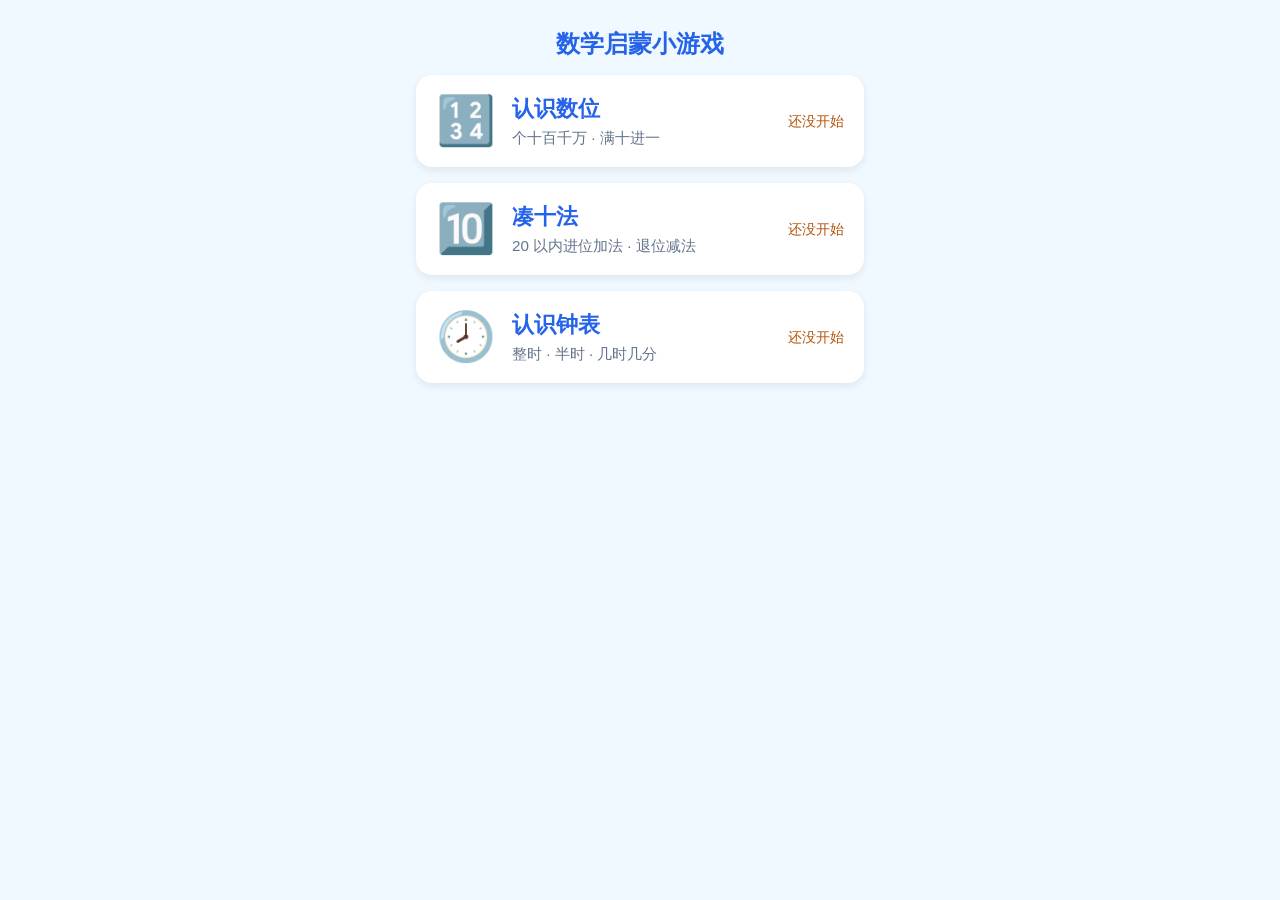
<file: index.html>
<!DOCTYPE html>
<html lang="zh-CN">
  <head>
    <meta charset="UTF-8" />
    <meta
      name="viewport"
      content="width=device-width, initial-scale=1.0, maximum-scale=1.0, user-scalable=no"
    />
    <title>数学启蒙小游戏</title>
    <link rel="stylesheet" href="common.css" />
    <style>
      .cards {
        display: flex;
        flex-direction: column;
        gap: 16px;
        width: 100%;
        max-width: 480px;
        padding: 0 16px;
        box-sizing: border-box;
      }

      .card {
        display: flex;
        align-items: center;
        gap: 16px;
        padding: 18px 20px;
        border-radius: 16px;
        background-color: white;
        color: inherit;
        text-decoration: none;
        box-shadow: 0 3px 8px rgba(0, 0, 0, 0.08);
        transition: transform 0.2s, box-shadow 0.2s;
      }

      .card:active {
        transform: scale(0.98);
      }

      @media (hover: hover) {
        .card:hover {
          transform: translateY(-2px);
          box-shadow: 0 6px 14px rgba(0, 0, 0, 0.12);
        }
      }

      .card-emoji {
        font-size: 3rem;
      }

      .card-body {
        flex: 1;
        min-width: 0;
      }

      .card-title {
        font-size: 1.4rem;
        font-weight: bold;
        color: var(--main-color);
      }

      .card-desc {
        margin-top: 4px;
        font-size: 0.95rem;
        color: #64748b;
      }

      .card-progress {
        font-size: 0.9rem;
        color: #b45309;
        white-space: nowrap;
      }
    </style>
  </head>
  <body>
    <h1 class="title">数学启蒙小游戏</h1>
    <div class="cards">
      <!-- data-key：该游戏在 localStorage 里保存闯关进度的键 -->
      <a class="card" href="number.html" data-key="learningNumber.progress">
        <div class="card-emoji">🔢</div>
        <div class="card-body">
          <div class="card-title">认识数位</div>
          <div class="card-desc">个十百千万 · 满十进一</div>
        </div>
        <div class="card-progress"></div>
      </a>
      <a class="card" href="make-ten.html" data-key="learningNumber.makeTen">
        <div class="card-emoji">🔟</div>
        <div class="card-body">
          <div class="card-title">凑十法</div>
          <div class="card-desc">20 以内进位加法 · 退位减法</div>
        </div>
        <div class="card-progress"></div>
      </a>
      <a class="card" href="clock.html" data-key="learningNumber.clock">
        <div class="card-emoji">🕗</div>
        <div class="card-body">
          <div class="card-title">认识钟表</div>
          <div class="card-desc">整时 · 半时 · 几时几分</div>
        </div>
        <div class="card-progress"></div>
      </a>
    </div>
    <script>
      // 在卡片上显示闯到第几关、一共得了几颗星
      document.querySelectorAll(".card").forEach((card) => {
        let text = "还没开始";
        try {
          const saved = JSON.parse(localStorage.getItem(card.dataset.key));
          if (saved) {
            const stars = (saved.progress || []).reduce((sum, n) => sum + (Number(n) || 0), 0);
            text = `第${(Number(saved.currentLevel) || 0) + 1}关 · ⭐${stars}`;
          }
        } catch (e) {
          // 读不到进度时显示"还没开始"
        }
        card.querySelector(".card-progress").textContent = text;
      });
    </script>
  </body>
</html>
</file>
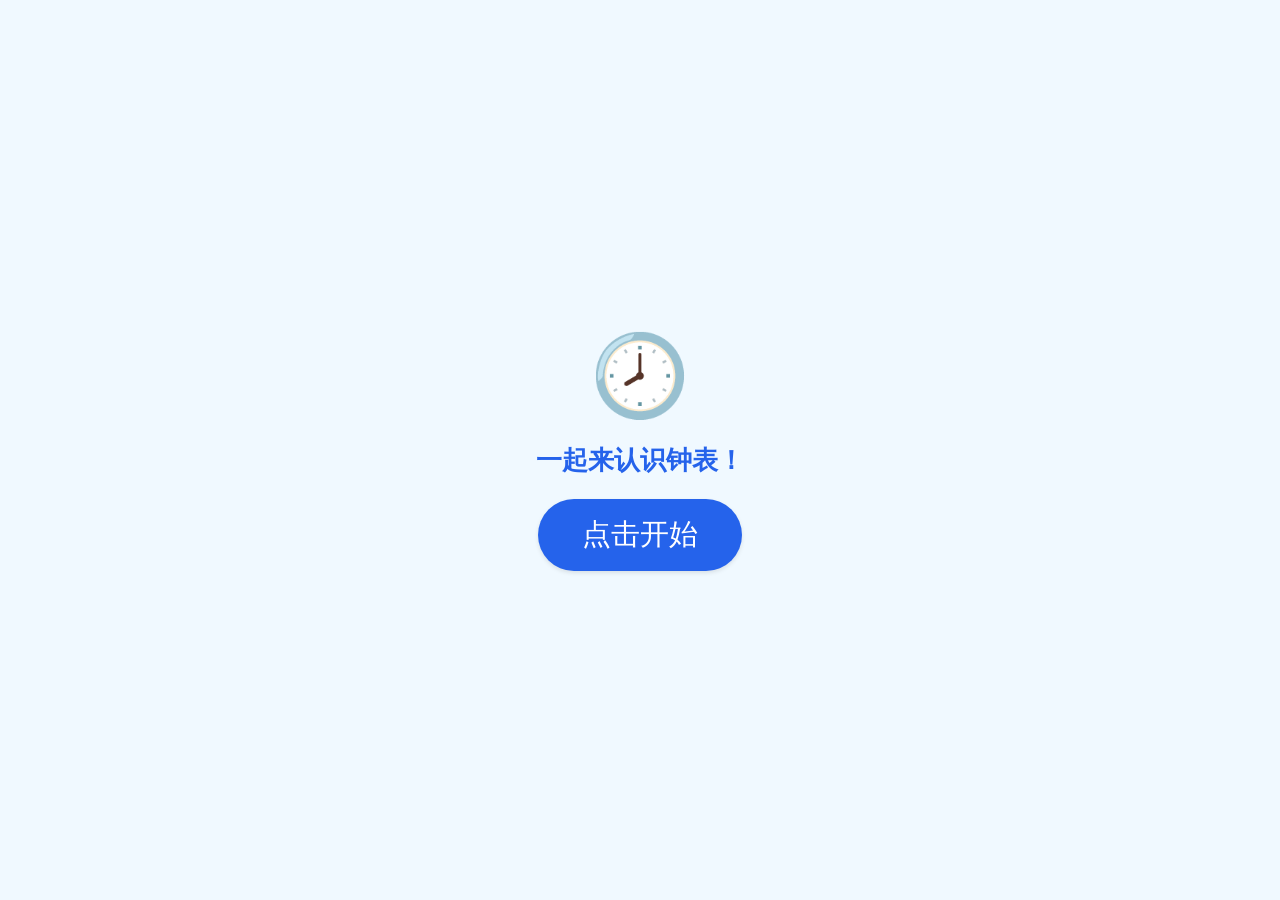
<file: clock.html>
<!DOCTYPE html>
<html lang="zh-CN">
  <head>
    <meta charset="UTF-8" />
    <meta
      name="viewport"
      content="width=device-width, initial-scale=1.0, maximum-scale=1.0, user-scalable=no"
    />
    <title>认识钟表</title>
    <link rel="stylesheet" href="common.css" />
    <style>
      .prompt {
        min-height: 1.5em;
        margin: 2px 0 6px;
        padding: 0 16px;
        font-size: 1.05rem;
        color: #b45309;
        text-align: center;
      }

      /* 钟面所在区域；庆祝遮罩盖住这里 */
      .clock-area {
        position: relative;
        width: min(80vw, 320px);
        margin: 4px 0;
      }

      .clock {
        display: block;
        width: 100%;
        height: auto;
        touch-action: none; /* 拖动分针时不要滚动页面 */
        cursor: grab;
      }

      .clock.locked {
        cursor: default;
      }

      .clock .face {
        fill: white;
        stroke: var(--main-color);
        stroke-width: 4;
      }

      .clock .tick {
        stroke: #94a3b8;
        stroke-width: 1;
      }

      .clock .tick.major {
        stroke: #334155;
        stroke-width: 2.5;
      }

      .clock .num {
        font-family: Arial, sans-serif;
        font-size: 15px;
        font-weight: bold;
        fill: #1e293b;
        text-anchor: middle;
        dominant-baseline: central;
      }

      .hand {
        transform-box: view-box;
        transform-origin: 100px 100px;
        transition: transform 0.6s ease;
      }

      .dragging .hand {
        transition: none;
      }

      .hour-hand line {
        stroke: #ef4444;
        stroke-width: 7;
        stroke-linecap: round;
      }

      .minute-hand line {
        stroke: var(--main-color);
        stroke-width: 4;
        stroke-linecap: round;
      }

      .clock .center {
        fill: #1e293b;
      }

      .legend {
        display: flex;
        gap: 18px;
        margin-bottom: 8px;
        font-size: 0.95rem;
        color: #475569;
      }

      .legend span::before {
        content: "";
        display: inline-block;
        margin-right: 6px;
        vertical-align: middle;
        border-radius: 3px;
      }

      .legend .hour::before {
        width: 16px;
        height: 7px;
        background-color: #ef4444;
      }

      .legend .minute::before {
        width: 28px;
        height: 4px;
        background-color: var(--main-color);
      }

      .readout {
        display: flex;
        align-items: baseline;
        gap: 14px;
        font-size: 2rem;
        font-weight: bold;
        color: var(--main-color);
      }

      .readout small {
        font-size: 1.2rem;
        color: #475569;
      }

      .controls {
        display: flex;
        gap: 10px;
        justify-content: center;
        margin: 10px 0;
      }

      .controls .button {
        min-width: 84px;
        background-color: white;
        color: var(--main-color);
      }

      .controls .button.primary {
        background-color: var(--main-color);
        color: white;
      }

      .options {
        display: grid;
        grid-template-columns: 1fr 1fr;
        gap: 10px;
        width: 100%;
        max-width: 360px;
        margin: 10px 0;
        padding: 0 16px;
        box-sizing: border-box;
      }

      .option {
        height: 56px;
        border: 2px solid var(--main-color);
        border-radius: 12px;
        background-color: white;
        color: #1e293b;
        font-size: 1.4rem;
        font-weight: bold;
        cursor: pointer;
      }

      .option.right {
        border-color: var(--success-color);
        background-color: var(--success-color);
        color: white;
      }

      .option.wrong {
        border-color: #cbd5e1;
        color: #cbd5e1;
        animation: shake 0.4s;
      }

      @keyframes shake {
        20%,
        60% {
          transform: translateX(-6px);
        }
        40%,
        80% {
          transform: translateX(6px);
        }
      }
    </style>
  </head>
  <body>
    <header class="page-header">
      <a class="back-link" href="index.html">← 返回</a>
      <h1 class="title">认识钟表</h1>
    </header>
    <div class="game-switch">
      <span>闯关模式：</span>
      <label class="switch">
        <input type="checkbox" id="gameModeSwitch" aria-label="闯关模式" />
        <span class="slider"></span>
      </label>
    </div>
    <div class="level-panel hidden" id="levelPanel">
      <div class="level-map" id="levelMap"></div>
      <div class="level-info">
        <span id="levelName"></span>
        <span id="levelStars"></span>
      </div>
    </div>
    <div class="game-task hidden" id="gameTask">
      <span class="game-task-label" id="taskLabel"></span>
      <span class="game-task-value" id="taskValue"><span></span></span>
    </div>
    <div class="prompt" id="prompt"></div>

    <div class="clock-area" id="clockArea">
      <!-- 表盘由 buildClock() 生成 -->
      <svg class="clock" id="clock" viewBox="0 0 200 200" aria-label="钟面"></svg>
      <div class="mascot-overlay" id="mascotOverlay">
        <div class="mascot" id="mascot">👏</div>
      </div>
    </div>
    <div class="legend">
      <span class="hour">短针 · 时针</span>
      <span class="minute">长针 · 分针</span>
    </div>

    <div class="readout" id="readout"></div>
    <div class="controls" id="controls">
      <button class="button" id="hourDown">−1时</button>
      <button class="button" id="hourUp">+1时</button>
      <button class="button primary" id="checkButton">拨好了</button>
    </div>
    <div class="options" id="options"></div>

    <script src="common.js"></script>
    <script>
      const FREE_SNAP = 5; // 自由模式下分针每次走 5 分钟
      const FREE_PROMPT = "拖动钟面拨分针，看看时针怎么跟着走";

      // snap：拨钟时分针的最小步长（分钟）；pick：出一个 [时, 分]
      const LEVELS = [
        { name: "认识整时", snap: 5, pick: () => [randInt(1, 12), 0] },
        { name: "认识半时", snap: 5, pick: () => [randInt(1, 12), Math.random() < 0.75 ? 30 : 0] },
        { name: "几时几分", snap: 5, pick: () => [randInt(1, 12), randInt(1, 11) * 5] },
        // 专门练最容易读错的时间：分针过了一大半，时针已经快到下一个数
        { name: "快到整时", snap: 5, pick: () => [randInt(1, 12), randInt(8, 11) * 5] },
        { name: "精确到分", snap: 1, pick: () => [randInt(1, 12), randInt(1, 59)] },
      ];

      let minutes = 480; // 从 12:00 起累计的分钟数（不取模，指针转动才不会倒着绕）
      let dragging = false;
      let isGameMode = false;
      let task = null; // { type: "read" | "set", h, m }
      let options = [];
      let firstTry = true;
      let celebrating = false;
      let round = 0; // 流程令牌，变化即表示正在进行的庆祝作废
      let progress = null;

      const mod = (n, m) => ((n % m) + m) % m;
      const hourOf = (total) => Math.floor(mod(total, 720) / 60) || 12;
      const minuteOf = (total) => mod(total, 60);
      const nextHour = (h) => (h % 12) + 1;
      const prevHour = (h) => ((h + 10) % 12) + 1;
      // 分针指着的数字（0 分指着 12）
      const minuteNumber = (m) => Math.floor(m / 5) || 12;

      // ---------- 读法和写法 ----------
      function timeToChinese(h, m) {
        const hour = h === 2 ? "两" : numberToChinese(h);
        if (m === 0) return `${hour}点整`;
        return `${hour}点${m < 10 ? "零" : ""}${numberToChinese(m)}分`;
      }

      function formatTime(h, m) {
        return m === 0 ? `${h}时` : `${h}时${m}分`;
      }

      function formatDigital(h, m) {
        return `${h}:${String(m).padStart(2, "0")}`;
      }

      // ---------- 表盘 ----------
      function buildClock() {
        const at = (r, deg) => {
          const a = (deg * Math.PI) / 180;
          return [(100 + r * Math.sin(a)).toFixed(2), (100 - r * Math.cos(a)).toFixed(2)];
        };
        let html = '<circle class="face" cx="100" cy="100" r="94" />';
        for (let i = 0; i < 60; i++) {
          const major = i % 5 === 0;
          const [x1, y1] = at(major ? 80 : 85, i * 6);
          const [x2, y2] = at(90, i * 6);
          html += `<line class="tick${major ? " major" : ""}" x1="${x1}" y1="${y1}" x2="${x2}" y2="${y2}" />`;
        }
        for (let n = 1; n <= 12; n++) {
          const [x, y] = at(68, n * 30);
          html += `<text class="num" x="${x}" y="${y}">${n}</text>`;
        }
        html += '<g class="hand hour-hand" id="hourHand"><line x1="100" y1="108" x2="100" y2="54" /></g>';
        html += '<g class="hand minute-hand" id="minuteHand"><line x1="100" y1="112" x2="100" y2="22" /></g>';
        html += '<circle class="center" cx="100" cy="100" r="5" />';
        $("clock").innerHTML = html;
      }

      // 时针每分钟转 0.5°，分针每分钟转 6°——两根针永远联动
      function renderHands() {
        $("hourHand").style.transform = `rotate(${minutes * 0.5}deg)`;
        $("minuteHand").style.transform = `rotate(${minutes * 6}deg)`;
        const h = hourOf(minutes);
        const m = minuteOf(minutes);
        $("readout").innerHTML = `${formatDigital(h, m)}<small>${formatTime(h, m)}</small>`;
      }

      // 顺时针转到某个时间
      function moveClockTo(h, m) {
        minutes += mod((h % 12) * 60 + m - mod(minutes, 720), 720);
        renderHands();
      }

      const canTurn = () => !celebrating && (!isGameMode || (task && task.type === "set"));
      const snapSize = () => (isGameMode ? progress.level.snap : FREE_SNAP);

      // 按指针角度转分针；差值取最近的方向，这样顺拨过 12 时针自动进一格，倒拨退一格
      function dragTo(e) {
        const rect = $("clock").getBoundingClientRect();
        const x = e.clientX - (rect.left + rect.width / 2);
        const y = e.clientY - (rect.top + rect.height / 2);
        if (Math.hypot(x, y) < rect.width * 0.08) return; // 太靠近圆心，角度不稳定
        const angle = mod((Math.atan2(x, -y) * 180) / Math.PI, 360);
        const snap = snapSize();
        const target = mod(Math.round(angle / 6 / snap) * snap, 60);
        let delta = target - minuteOf(minutes);
        if (delta > 30) delta -= 60;
        if (delta <= -30) delta += 60;
        if (delta === 0) return;
        minutes += delta;
        playSound("tick");
        renderHands();
      }

      function endDrag() {
        if (!dragging) return;
        dragging = false;
        $("clockArea").classList.remove("dragging");
        if (!isGameMode) speakSoon(timeToChinese(hourOf(minutes), minuteOf(minutes)));
      }

      function changeHour(delta) {
        if (!canTurn()) return;
        minutes += delta * 60;
        playSound("click");
        renderHands();
        if (!isGameMode) speakSoon(timeToChinese(hourOf(minutes), minuteOf(minutes)));
      }

      // ---------- 界面状态 ----------
      function setPrompt(text) {
        $("prompt").textContent = text;
      }

      function say(text, voice) {
        setPrompt(text);
        stopSpeaking();
        speak(voice || text);
      }

      function renderMode() {
        const reading = isGameMode && task && task.type === "read";
        $("gameTask").classList.toggle("hidden", !isGameMode);
        $("levelPanel").classList.toggle("hidden", !isGameMode);
        $("readout").hidden = isGameMode; // 闯关时不能直接显示答案
        $("controls").hidden = reading;
        $("checkButton").hidden = !isGameMode;
        $("options").hidden = !reading;
        $("clock").classList.toggle("locked", reading);
      }

      // ---------- 读钟的选项：干扰项来自孩子真实会犯的错 ----------
      function buildOptions(h, m) {
        const list = [{ h, m, kind: "right" }];
        const add = (hh, mm, kind) => {
          if (!list.some((o) => o.h === hh && o.m === mm)) list.push({ h: hh, m: mm, kind });
        };
        // 时针读错一格：分针过半时时针离下一个数更近，容易多读一小时
        add(m >= 30 ? nextHour(h) : prevHour(h), m, "hour");
        if (m % 5 === 0) {
          // 把分针指着的数字当成分钟：50 分读成 10 分
          if (m !== 0) add(h, m / 5, "minute");
          // 两根针看反
          add(minuteNumber(m), (h * 5) % 60, "swap");
        } else {
          // 小格数错
          add(h, m < 55 ? m + 5 : m - 5, "count");
        }
        for (let guard = 0; list.length < 4 && guard < 50; guard++) {
          const [hh, mm] = progress.level.pick();
          add(hh, mm, "other");
        }
        return shuffle(list.slice(0, 4));
      }

      function optionHint(o) {
        const { h, m } = task;
        switch (o.kind) {
          case "hour":
            if (m === 0) return `整时的时候，时针正指着 ${h}`;
            if (m >= 30) return `时针还没走到 ${nextHour(h)}，所以是 ${h} 时多`;
            return `时针刚走过 ${h}，所以是 ${h} 时多`;
          case "minute":
            return `分针指着 ${m / 5}，表示 ${m} 分，不是 ${m / 5} 分`;
          case "swap":
            return "短针是时针，长针是分针，别看反啦";
          case "count":
            return `分针过了 ${minuteNumber(m)}，再往后数 ${m % 5} 小格`;
          default:
            return "先看短针（时针），再看长针（分针）";
        }
      }

      function renderOptions() {
        $("options").innerHTML = options
          .map((o, i) => `<button class="option" data-index="${i}">${formatTime(o.h, o.m)}</button>`)
          .join("");
      }

      function chooseOption(button) {
        if (celebrating || button.disabled) return;
        const o = options[Number(button.dataset.index)];
        if (o.kind === "right") {
          button.classList.add("right");
          success();
          return;
        }
        firstTry = false;
        button.classList.add("wrong");
        button.disabled = true;
        playSound("wrong");
        say(optionHint(o));
      }

      // ---------- 拨钟检查 ----------
      function checkSet() {
        if (celebrating || !task || task.type !== "set") return;
        const { h, m } = task;
        if (hourOf(minutes) === h && minuteOf(minutes) === m) {
          success();
          return;
        }
        firstTry = false;
        playSound("wrong");
        if (minuteOf(minutes) !== m) {
          if (m % 5 === 0) say(`分针应该指着 ${minuteNumber(m)}`);
          else say(`分针应该从 ${minuteNumber(m)} 再往后数 ${m % 5} 小格`);
        } else {
          const where = m === 0 ? `指着 ${h}` : `在 ${h} 和 ${nextHour(h)} 之间`;
          say(`分针对了！时针应该${where}，可以按"+1时""−1时"调整`, "分针对了，再调一调时针");
        }
      }

      // ---------- 闯关 ----------
      function taskText() {
        if (task.type === "read") return "钟面上是几时几分？";
        return `请把钟拨到${timeToChinese(task.h, task.m)}`;
      }

      function newTask() {
        let h, m;
        do {
          [h, m] = progress.level.pick();
        } while (task && h === task.h && m === task.m);
        task = { type: Math.random() < 0.5 ? "read" : "set", h, m };
        firstTry = true;
        setPrompt("");

        const valueEl = $("taskValue");
        if (task.type === "read") {
          moveClockTo(h, m);
          $("taskLabel").textContent = "钟面上是几时几分？";
          valueEl.hidden = true;
          options = buildOptions(h, m);
          renderOptions();
        } else {
          // 钟面刚好停在目标时间上就先拨走，不然不用动手就"拨好了"
          if (hourOf(minutes) === h && minuteOf(minutes) === m) {
            minutes += 180;
            renderHands();
          }
          $("taskLabel").textContent = "请把钟拨到";
          valueEl.hidden = false;
          valueEl.querySelector("span").textContent = formatTime(h, m);
          replayAnimation(valueEl, "animated");
        }
        renderMode();
      }

      async function success() {
        const id = ++round;
        celebrating = true;
        const done = await celebrate(progress, {
          answerText: timeToChinese(task.h, task.m),
          enterLevel,
          nextTask: newTask,
          taskText,
          isCurrent: () => id === round,
          // 读钟是选择题，只有一次就选对才得星
          earn: task.type === "set" || firstTry,
        });
        if (done) celebrating = false;
      }

      function enterLevel(index) {
        progress.setCurrent(index);
        task = null;
        newTask();
      }

      function startLevel(index) {
        cancelRound();
        enterLevel(index);
        speak(progress.intro());
        speak(taskText());
      }

      // 中止正在进行的庆祝
      function cancelRound() {
        round++;
        celebrating = false;
        hideMascot();
        stopSpeaking();
      }

      function setGameMode(on) {
        isGameMode = on;
        if (on) {
          startLevel(progress.current);
        } else {
          cancelRound();
          task = null;
          setPrompt(FREE_PROMPT);
          renderMode();
        }
      }

      function init() {
        buildClock();
        renderHands();
        progress = createLevelProgress({
          storageKey: "learningNumber.clock",
          levels: LEVELS,
          onSelect: startLevel,
        });
        setupStartScreen({ emoji: "🕗", title: "一起来认识钟表！", welcome: "一起来认识钟表" });
        setPrompt(FREE_PROMPT);
        renderMode();

        const clock = $("clock");
        clock.addEventListener("pointerdown", (e) => {
          if (!canTurn()) return;
          dragging = true;
          clock.setPointerCapture(e.pointerId);
          $("clockArea").classList.add("dragging");
          dragTo(e);
        });
        clock.addEventListener("pointermove", (e) => {
          if (dragging) dragTo(e);
        });
        clock.addEventListener("pointerup", endDrag);
        clock.addEventListener("pointercancel", endDrag);

        $("hourDown").addEventListener("click", () => changeHour(-1));
        $("hourUp").addEventListener("click", () => changeHour(1));
        $("checkButton").addEventListener("click", checkSet);

        $("options").addEventListener("click", (e) => {
          const button = e.target.closest(".option");
          if (button) chooseOption(button);
        });

        $("gameModeSwitch").addEventListener("change", (e) => {
          setGameMode(e.target.checked);
        });

        // 刷新页面时浏览器可能会恢复开关的状态，以开关为准
        if ($("gameModeSwitch").checked) setGameMode(true);
      }

      document.addEventListener("DOMContentLoaded", init);
    </script>
  </body>
</html>
</file>
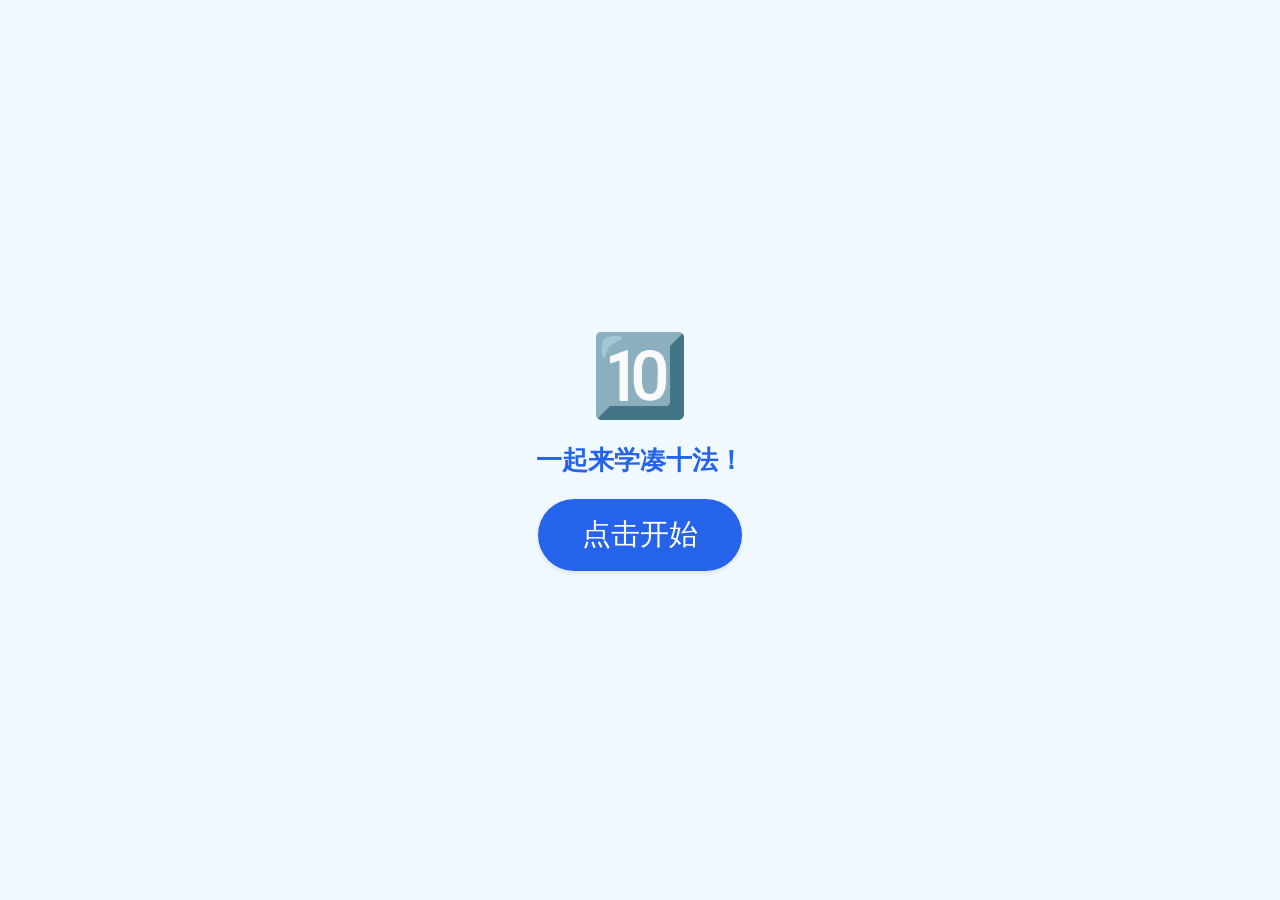
<file: make-ten.html>
<!DOCTYPE html>
<html lang="zh-CN">
  <head>
    <meta charset="UTF-8" />
    <meta
      name="viewport"
      content="width=device-width, initial-scale=1.0, maximum-scale=1.0, user-scalable=no"
    />
    <title>凑十法</title>
    <link rel="stylesheet" href="common.css" />
    <style>
      .equation {
        display: flex;
        align-items: center;
        gap: 10px;
        margin: 2px 0 6px;
        font-size: 2.4rem;
        font-weight: bold;
        color: #1e293b;
      }

      .answer-box {
        min-width: 64px;
        height: 56px;
        padding: 0 6px;
        box-sizing: border-box;
        border: 3px solid var(--main-color);
        border-radius: 10px;
        background-color: white;
        color: var(--main-color);
        display: flex;
        align-items: center;
        justify-content: center;
      }

      .answer-box.empty {
        color: #cbd5e1;
      }

      .answer-box.right {
        border-color: var(--success-color);
        color: var(--success-color);
      }

      .answer-box.shake {
        animation: shake 0.4s;
      }

      @keyframes shake {
        20%,
        60% {
          transform: translateX(-6px);
        }
        40%,
        80% {
          transform: translateX(6px);
        }
      }

      .prompt {
        min-height: 1.5em;
        margin-bottom: 8px;
        padding: 0 16px;
        font-size: 1.05rem;
        color: #b45309;
        text-align: center;
      }

      /* 十格框、分解式、分步算式所在区域；庆祝遮罩盖住这里 */
      .play-area {
        position: relative;
        display: flex;
        flex-direction: column;
        align-items: center;
        gap: 10px;
        padding: 6px 8px;
      }

      .frames {
        display: flex;
        flex-direction: column;
        gap: 10px;
      }

      .frame {
        --cell: 40px;
        display: grid;
        grid-template-columns: repeat(5, var(--cell));
        grid-template-rows: repeat(2, var(--cell));
        border: 3px solid #94a3b8;
        border-radius: 8px;
        background-color: white;
        overflow: hidden;
        transition: border-color 0.3s, box-shadow 0.3s;
      }

      /* 凑满十 */
      .frame.full {
        border-color: #f59e0b;
        box-shadow: 0 0 0 4px rgba(245, 158, 11, 0.35);
      }

      .cell {
        display: flex;
        align-items: center;
        justify-content: center;
        border-right: 1px solid #e2e8f0;
        border-bottom: 1px solid #e2e8f0;
        cursor: pointer;
      }

      .cell:nth-child(5n) {
        border-right: none;
      }

      .cell:nth-child(n + 6) {
        border-bottom: none;
      }

      .dot {
        width: 74%;
        height: 74%;
        border-radius: 50%;
        box-shadow: inset 0 -3px 0 rgba(0, 0, 0, 0.18);
        transition: background-color 0.25s, transform 0.25s, opacity 0.25s;
      }

      .dot.red {
        background-color: #ef4444;
      }

      .dot.blue {
        background-color: #3b82f6;
      }

      .dot.placeholder {
        visibility: hidden;
      }

      .dot.pop {
        animation: dotPop 0.3s;
      }

      @keyframes dotPop {
        50% {
          transform: scale(1.25);
        }
      }

      /* 破十法里被拿走的点：只留一个虚线圈 */
      .dot.taken {
        background-color: transparent;
        box-shadow: none;
        border: 2px dashed #cbd5e1;
        box-sizing: border-box;
        transform: scale(0.8);
      }

      .work {
        display: flex;
        align-items: center;
        justify-content: center;
        gap: 24px;
        min-height: 80px;
      }

      .split {
        display: flex;
        flex-direction: column;
        align-items: center;
        font-size: 1.4rem;
        font-weight: bold;
        color: #1e293b;
      }

      .split svg {
        display: block;
      }

      .split path {
        stroke: #64748b;
        stroke-width: 2;
        fill: none;
      }

      .split-branches {
        display: flex;
        gap: 30px;
      }

      .steps {
        font-size: 1.3rem;
        font-weight: bold;
        line-height: 1.7;
        color: #334155;
      }

      /* 口算关：不显示十格框，只提示心算 */
      .mental {
        display: none;
        padding: 30px 0;
        font-size: 1.2rem;
        color: #64748b;
      }

      .play-area.no-frames .frames,
      .play-area.no-frames .work {
        display: none;
      }

      .play-area.no-frames .mental {
        display: block;
      }

      .keypad {
        display: grid;
        grid-template-columns: repeat(5, 1fr);
        gap: 8px;
        width: 100%;
        max-width: 360px;
        margin-top: 12px;
        padding: 0 16px;
        box-sizing: border-box;
      }

      .key {
        height: 50px;
        border: none;
        border-radius: 10px;
        background-color: white;
        color: #1e293b;
        font-size: 1.5rem;
        font-weight: bold;
        box-shadow: 0 2px 4px rgba(0, 0, 0, 0.12);
        cursor: pointer;
      }

      .key:active {
        transform: scale(0.95);
        background-color: #e0ecff;
      }

      .key.wide {
        grid-column: span 2;
      }

      .key.ok {
        grid-column: span 3;
        background-color: var(--main-color);
        color: white;
      }

      /* 引导步骤没做完之前键盘不能用 */
      .keypad.locked .key {
        opacity: 0.35;
        pointer-events: none;
      }

      @media (min-width: 480px) {
        .equation {
          font-size: 2.8rem;
        }
        .frame {
          --cell: 48px;
        }
        .key {
          height: 56px;
        }
      }
    </style>
  </head>
  <body>
    <header class="page-header">
      <a class="back-link" href="index.html">← 返回</a>
      <h1 class="title">凑十法</h1>
    </header>
    <div class="level-panel" id="levelPanel">
      <div class="level-map" id="levelMap"></div>
      <div class="level-info">
        <span id="levelName"></span>
        <span id="levelStars"></span>
      </div>
    </div>

    <div class="equation" id="equation"></div>
    <div class="prompt" id="prompt"></div>

    <div class="play-area" id="playArea">
      <div class="frames" id="frames">
        <div class="frame" id="frameA"></div>
        <div class="frame" id="frameB"></div>
      </div>
      <div class="work">
        <div class="split" id="split"></div>
        <div class="steps" id="steps"></div>
      </div>
      <div class="mental">🧠 心里想一想，再按出答案</div>
      <div class="mascot-overlay" id="mascotOverlay">
        <div class="mascot" id="mascot">👏</div>
      </div>
    </div>

    <div class="keypad" id="keypad">
      <button class="key" data-key="1">1</button>
      <button class="key" data-key="2">2</button>
      <button class="key" data-key="3">3</button>
      <button class="key" data-key="4">4</button>
      <button class="key" data-key="5">5</button>
      <button class="key" data-key="6">6</button>
      <button class="key" data-key="7">7</button>
      <button class="key" data-key="8">8</button>
      <button class="key" data-key="9">9</button>
      <button class="key" data-key="0">0</button>
      <button class="key wide" data-key="del" aria-label="删除">⌫</button>
      <button class="key ok" data-key="ok">确定</button>
    </div>

    <script src="common.js"></script>
    <script>
      const FLY_MS = 350;
      const MISTAKES_KEY = "learningNumber.makeTen.mistakes";

      const range = (min, max) => Array.from({ length: max - min + 1 }, (_, i) => min + i);

      // type：ten = 几和几凑成十，add = 进位加法，sub = 退位减法
      const tenFact = (n) => ({ type: "ten", a: n, b: 10 - n, answer: 10 - n, key: `${n}+?=10` });
      const addFact = (a, b) => ({ type: "add", a, b, answer: a + b, key: `${a}+${b}` });
      const subFact = (m, s) => ({ type: "sub", a: m, b: s, answer: m - s, key: `${m}-${s}` });

      // 20 以内所有进位加法（两个加数都是 2～9，和大于 10）
      const CARRY_ADDS = [];
      range(2, 9).forEach((a) => range(2, 9).forEach((b) => a + b > 10 && CARRY_ADDS.push(addFact(a, b))));
      // 20 以内所有退位减法（十几减一位数，个位不够减）
      const BORROW_SUBS = [];
      range(11, 18).forEach((m) => range(m - 9, 9).forEach((s) => BORROW_SUBS.push(subFact(m, s))));

      // guided：是否用十格框一步步引导；facts：本关的题库
      const LEVELS = [
        { name: "凑十", guided: true, facts: range(1, 9).map(tenFact) },
        { name: "9加几", guided: true, facts: CARRY_ADDS.filter((f) => f.a === 9 || f.b === 9) },
        { name: "8、7、6加几", guided: true, facts: CARRY_ADDS.filter((f) => f.a >= 6 && f.a <= 8) },
        { name: "5、4、3、2加几", guided: true, facts: CARRY_ADDS.filter((f) => f.a <= 5) },
        { name: "十几减几", guided: true, facts: BORROW_SUBS },
        { name: "口算闯关", guided: false, facts: CARRY_ADDS.concat(BORROW_SUBS) },
      ];

      let problem = null;
      let input = "";
      let firstTry = true;
      let guided = false; // 当前是否显示十格框
      let ready = false; // 引导步骤做完、键盘可用
      let moved = 0; // 加法：已经点过、正在飞或已飞进框 A 的点数
      let arrived = 0; // 加法：已经落进框 A 的点数（连点时最后一个落下才算凑满）
      let taken = 0; // 减法：已经从框 A 拿走的点数
      let celebrating = false;
      let round = 0; // 流程令牌，变化即表示正在进行的动画或庆祝作废
      let progress = null;
      let mistakes = {}; // 每道题的答错次数（答对会减回去）

      // ---------- 错题记录 ----------
      function loadMistakes() {
        try {
          mistakes = JSON.parse(localStorage.getItem(MISTAKES_KEY)) || {};
        } catch (e) {
          mistakes = {};
        }
      }

      function recordAnswer(key, right) {
        const count = mistakes[key] || 0;
        const next = right ? Math.max(0, count - 1) : Math.min(5, count + 1);
        if (next) mistakes[key] = next;
        else delete mistakes[key];
        try {
          localStorage.setItem(MISTAKES_KEY, JSON.stringify(mistakes));
        } catch (e) {
          // 无法保存时不影响游戏
        }
      }

      // 按错次数加权抽题：错得越多出现得越频繁；不连续出同一题
      function pickFact() {
        const facts = progress.level.facts.filter((f) => !problem || f.key !== problem.key);
        const weights = facts.map((f) => 1 + 3 * (mistakes[f.key] || 0));
        let r = Math.random() * weights.reduce((sum, w) => sum + w, 0);
        for (let i = 0; i < facts.length; i++) {
          r -= weights[i];
          if (r < 0) return facts[i];
        }
        return facts[facts.length - 1];
      }

      // ---------- 读法 ----------
      const cn = numberToChinese;

      function taskText(p) {
        if (p.type === "ten") return `${cn(p.a)}和几凑成十？`;
        return `${cn(p.a)}${p.type === "add" ? "加" : "减"}${cn(p.b)}等于几？`;
      }

      function answerText(p) {
        if (p.type === "ten") return `${cn(p.a)}和${cn(p.b)}凑成十`;
        return `${cn(p.a)}${p.type === "add" ? "加" : "减"}${cn(p.b)}等于${cn(p.answer)}`;
      }

      function setPrompt(text) {
        $("prompt").textContent = text;
      }

      // 显示并读出提示
      function say(text, voice) {
        setPrompt(text);
        stopSpeaking();
        speak(voice || text);
      }

      // ---------- 界面 ----------
      function renderEquation() {
        const p = problem;
        const box = '<span class="answer-box" id="answerBox"></span>';
        let html;
        if (p.type === "ten") html = `<span>${p.a}</span>+${box}=<span>10</span>`;
        else html = `<span>${p.a}</span>${p.type === "add" ? "+" : "−"}<span>${p.b}</span>=${box}`;
        $("equation").innerHTML = html;
        renderAnswer();
      }

      function renderAnswer() {
        const box = $("answerBox");
        box.textContent = input || "?";
        box.classList.toggle("empty", !input);
      }

      function updateKeypad() {
        $("keypad").classList.toggle("locked", !ready);
      }

      function buildFrame(frame, red, blue) {
        let html = "";
        for (let i = 0; i < 10; i++) {
          let dot = "";
          if (i < red) dot = '<div class="dot red"></div>';
          else if (i < red + blue) dot = '<div class="dot blue"></div>';
          html += `<div class="cell">${dot}</div>`;
        }
        frame.innerHTML = html;
        frame.classList.remove("full");
      }

      // 分解式：top 分成 left 和 right
      function showSplit(top, left, right) {
        $("split").innerHTML = `
          <div>${top}</div>
          <svg width="64" height="20" viewBox="0 0 64 20"><path d="M32 2 L12 18 M32 2 L52 18" /></svg>
          <div class="split-branches"><span>${left}</span><span>${right}</span></div>
        `;
      }

      function showSteps(lines) {
        $("steps").innerHTML = lines.map((line) => `<div>${line}</div>`).join("");
      }

      // 加法里大数放框 A、小数放框 B："看大数，拆小数"
      function addParts(p) {
        const big = Math.max(p.a, p.b);
        const small = Math.min(p.a, p.b);
        const need = 10 - big;
        return { big, small, need, rest: small - need };
      }

      function subParts(p) {
        const units = p.a - 10;
        return { units, left: 10 - p.b };
      }

      // on：展开十格框，按题型摆好点，并给出第一步提示
      function setGuided(on) {
        guided = on;
        moved = 0;
        arrived = 0;
        taken = 0;
        $("playArea").classList.toggle("no-frames", !on);
        $("split").innerHTML = "";
        $("steps").innerHTML = "";

        const p = problem;
        if (!on) {
          ready = true;
          setPrompt("");
        } else if (p.type === "ten") {
          buildFrame($("frameA"), p.a, 0);
          $("frameB").hidden = true;
          ready = true;
          setPrompt(`${p.a} 和几凑成十？点空格子可以数一数`);
        } else if (p.type === "add") {
          const { big, small } = addParts(p);
          buildFrame($("frameA"), big, 0);
          buildFrame($("frameB"), 0, small);
          $("frameB").hidden = false;
          ready = false;
          setPrompt("先凑十：点蓝点，把它送到上面的框里");
        } else {
          const { units } = subParts(p);
          buildFrame($("frameA"), 10, 0);
          buildFrame($("frameB"), 0, units);
          $("frameB").hidden = false;
          showSplit(p.a, 10, units);
          ready = false;
          setPrompt(`先破十：从上面的 10 个里拿走 ${p.b} 个`);
        }
        updateKeypad();
      }

      function showProblem(fact) {
        problem = fact;
        input = "";
        firstTry = true;
        renderEquation();
        setGuided(progress.level.guided);
      }

      // ---------- 十格框操作 ----------
      function onFrameTap(cell) {
        if (celebrating || !guided) return;
        const frame = cell.parentElement;
        const dot = cell.querySelector(".dot");
        if (problem.type === "ten") tapTen(frame, cell, dot);
        else if (problem.type === "add") tapAdd(frame, dot);
        else tapSub(frame, dot);
      }

      // 凑十：点空格补一个蓝点、再点一下拿掉，只是帮助数数
      function tapTen(frame, cell, dot) {
        if (frame !== $("frameA") || (dot && dot.classList.contains("red"))) return;
        playSound("click");
        if (dot) dot.remove();
        else cell.innerHTML = '<div class="dot blue pop"></div>';
      }

      // 进位加：点框 B 的蓝点，送到框 A 的下一个空格
      async function tapAdd(frame, dot) {
        const { big, need, rest } = addParts(problem);
        if (frame !== $("frameB") || !dot) {
          playSound("bump");
          setPrompt("点下面的蓝点哦");
          return;
        }
        if (moved >= need) {
          playSound("bump");
          return;
        }
        moved++;
        const cell = [...$("frameA").children].find((c) => !c.firstChild);
        const landing = document.createElement("div");
        landing.className = "dot blue placeholder";
        cell.appendChild(landing);
        playSound("click");

        const id = round;
        const flight = flyElement(dot, landing, {
          container: $("playArea"),
          className: "dot blue",
          duration: FLY_MS,
        });
        dot.remove();
        await flight;
        if (id !== round) return;
        landing.className = "dot blue pop";
        arrived++;

        if (arrived === need) {
          $("frameA").classList.add("full");
          playSound("carry");
          showSplit(problem.a === big ? problem.b : problem.a, need, rest);
          showSteps([`${big} + ${need} = 10`, `10 + ${rest} = ?`]);
          ready = true;
          updateKeypad();
          say(`凑成十了！10 加 ${rest} 等于几？`, `凑成十了，十加${cn(rest)}等于几？`);
        }
      }

      // 退位减：点框 A 的红点把它拿走
      async function tapSub(frame, dot) {
        const { units, left } = subParts(problem);
        if (frame !== $("frameA") || !dot || dot.classList.contains("taken")) {
          playSound("bump");
          if (frame !== $("frameA")) setPrompt(`先从上面的 10 个里拿走 ${problem.b} 个`);
          return;
        }
        if (taken >= problem.b) {
          playSound("bump");
          return;
        }
        taken++;
        dot.classList.add("taken");
        playSound("click");

        if (taken === problem.b) {
          const id = round;
          await wait(300);
          if (id !== round) return;
          playSound("borrow");
          showSteps([`10 − ${problem.b} = ${left}`, `${left} + ${units} = ?`]);
          ready = true;
          updateKeypad();
          say(`${left} 和 ${units} 合起来是几？`, `${cn(left)}和${cn(units)}合起来是几？`);
        }
      }

      // ---------- 作答 ----------
      function onKey(key) {
        if (celebrating || !ready) return;
        if (key === "ok") {
          submit();
          return;
        }
        if (key === "del") input = input.slice(0, -1);
        else if (input.length < 2) input += key;
        playSound("click");
        renderAnswer();
      }

      function submit() {
        if (!input) return;
        if (Number(input) === problem.answer) {
          if (firstTry) recordAnswer(problem.key, true);
          answerRight();
          return;
        }

        if (firstTry) recordAnswer(problem.key, false);
        firstTry = false;
        input = "";
        renderAnswer();
        playSound("wrong");
        replayAnimation($("answerBox"), "shake");

        // 口算答错：展开十格框，带着孩子一步步想
        if (!guided) {
          setGuided(true);
          say(`没关系，我们用十格框想一想。${$("prompt").textContent}`);
          return;
        }
        hint();
      }

      function hint() {
        const p = problem;
        if (p.type === "ten") {
          say("数一数，还有几个空格子？");
        } else if (p.type === "add") {
          const { rest } = addParts(p);
          say(`10 加 ${rest}，是十几呢？`, `十加${cn(rest)}，是十几呢？`);
        } else {
          const { units, left } = subParts(p);
          say(`数一数框里还剩几个点：${left} 加 ${units} 等于几？`, `数一数，${cn(left)}加${cn(units)}等于几？`);
        }
      }

      async function answerRight() {
        const id = ++round;
        celebrating = true;
        $("answerBox").classList.add("right");
        const done = await celebrate(progress, {
          answerText: answerText(problem),
          enterLevel,
          nextTask: () => showProblem(pickFact()),
          taskText: () => taskText(problem),
          isCurrent: () => id === round,
          // 口算关只有一次就答对才得星
          earn: progress.level.guided || firstTry,
        });
        if (done) celebrating = false;
      }

      // ---------- 关卡 ----------
      function enterLevel(index) {
        progress.setCurrent(index);
        problem = null;
        showProblem(pickFact());
      }

      function startLevel(index) {
        cancelRound();
        enterLevel(index);
        speak(progress.intro());
        speak(taskText(problem));
      }

      // 中止正在进行的飞行动画或庆祝
      function cancelRound() {
        round++;
        celebrating = false;
        hideMascot();
        stopSpeaking();
        document.querySelectorAll(".flying").forEach((el) => el.remove());
      }

      function init() {
        loadMistakes();
        progress = createLevelProgress({
          storageKey: "learningNumber.makeTen",
          levels: LEVELS,
          onSelect: startLevel,
        });
        enterLevel(progress.current);
        setupStartScreen({
          emoji: "🔟",
          title: "一起来学凑十法！",
          welcome: "一起来学凑十法",
          onStart: () => {
            speak(progress.intro());
            speak(taskText(problem));
          },
        });

        $("frames").addEventListener("click", (e) => {
          const cell = e.target.closest(".cell");
          if (cell) onFrameTap(cell);
        });

        $("keypad").addEventListener("click", (e) => {
          const key = e.target.closest(".key");
          if (key) onKey(key.dataset.key);
        });
      }

      document.addEventListener("DOMContentLoaded", init);
    </script>
  </body>
</html>
</file>
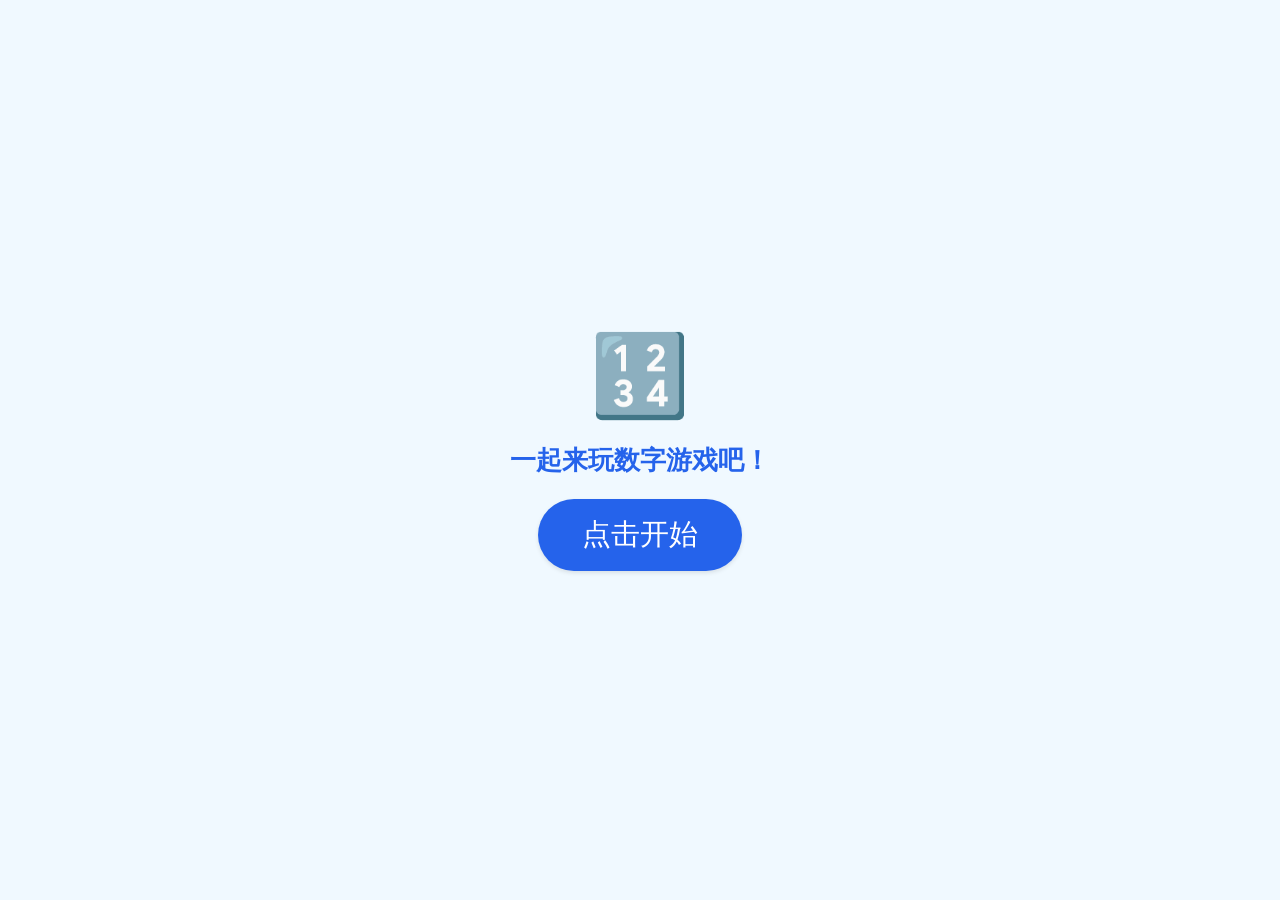
<file: number.html>
<!DOCTYPE html>
<html lang="zh-CN">
  <head>
    <meta charset="UTF-8" />
    <meta
      name="viewport"
      content="width=device-width, initial-scale=1.0, maximum-scale=1.0, user-scalable=no"
    />
    <title>认识数位</title>
    <link rel="stylesheet" href="common.css" />
    <style>
      .digits-container {
        --bead-w: 30px;
        --bead-h: 8px;
        display: flex;
        gap: 1px;
        margin: 15px 0;
        padding: 0;
        box-sizing: border-box;
        justify-content: space-between;
        position: relative;
      }

      .digit-group {
        flex: 1;
        display: flex;
        flex-direction: column;
        align-items: center;
        min-width: 0;
        transition: transform 0.2s, opacity 0.3s;
        padding: 0 1px;
      }

      /* 闯关模式下本关用不到的数位 */
      .digit-group.dim {
        opacity: 0.3;
      }

      .number {
        font-size: 2.8rem;
        color: var(--main-color);
        margin: 2px 0;
        text-align: center;
        min-width: 35px;
        transition: all 0.3s;
      }

      .number.changed {
        animation: numberChange 0.5s cubic-bezier(0.68, -0.55, 0.27, 1.55);
      }

      @keyframes numberChange {
        0% {
          transform: scale(1);
        }
        40% {
          transform: scale(1.4);
        }
        60% {
          transform: scale(0.9);
        }
        100% {
          transform: scale(1);
        }
      }

      /* 数位按钮：整个矩形都可点击，三角形只是画在底层的图形 */
      .digit-button {
        position: relative;
        isolation: isolate;
        width: 56px;
        max-width: 100%;
        height: 48px;
        padding: 0;
        border: none;
        background: none;
        color: white;
        font-size: 1.4rem;
        font-weight: bold;
        cursor: pointer;
        display: flex;
        justify-content: center;
        filter: drop-shadow(0 2px 2px rgba(0, 0, 0, 0.2));
        transition: filter 0.2s, transform 0.1s;
      }

      .digit-button::before {
        content: "";
        position: absolute;
        top: 0;
        left: 0;
        right: 0;
        bottom: 0;
        z-index: -1;
      }

      .digit-button:not(:disabled):active {
        transform: scale(0.94);
      }

      .digit-button:disabled {
        cursor: default;
        filter: grayscale(1) opacity(0.35);
      }

      .digit-button.up {
        align-items: flex-end;
        padding-bottom: 2px;
        margin-bottom: 2px;
      }

      .digit-button.up::before {
        background-color: var(--success-color);
        -webkit-clip-path: polygon(50% 0%, 0% 100%, 100% 100%);
        clip-path: polygon(50% 0%, 0% 100%, 100% 100%);
      }

      .digit-button.down {
        align-items: flex-start;
        padding-top: 2px;
        margin-top: 2px;
      }

      .digit-button.down::before {
        background-color: var(--danger-color);
        -webkit-clip-path: polygon(0% 0%, 100% 0%, 50% 100%);
        clip-path: polygon(0% 0%, 100% 0%, 50% 100%);
      }

      @media (hover: hover) {
        .digit-group:hover {
          transform: scale(1.05);
        }
        .digit-button:not(:disabled):hover {
          filter: drop-shadow(0 4px 4px rgba(0, 0, 0, 0.3));
        }
      }

      .digit-label {
        font-size: 0.9rem;
        color: #666;
        margin-bottom: 2px;
        padding: 0 3px 1px;
        border-bottom: 3px solid var(--place-color);
      }

      /* ---------- 计数器：每个数位一根杆，珠子个数 = 这一位上的数字 ---------- */
      .rod {
        position: relative;
        width: 100%;
        height: calc(var(--bead-h) * 10 + 26px);
        margin-top: 10px;
      }

      /* 竖杆 */
      .rod::before {
        content: "";
        position: absolute;
        top: 0;
        bottom: 6px;
        left: 50%;
        width: 4px;
        margin-left: -2px;
        background-color: #cbd5e1;
        border-radius: 2px;
      }

      /* 底座 */
      .rod::after {
        content: "";
        position: absolute;
        left: 2px;
        right: 2px;
        bottom: 0;
        height: 6px;
        background-color: #94a3b8;
        border-radius: 3px;
      }

      .rod-beads {
        position: absolute;
        top: 0;
        left: 0;
        right: 0;
        bottom: 8px;
        display: flex;
        flex-direction: column-reverse;
        align-items: center;
        gap: 2px;
      }

      .bead {
        flex: none;
        position: relative;
        width: var(--bead-w);
        height: var(--bead-h);
        border-radius: 50%;
        background-color: var(--place-color);
        box-shadow: inset 0 -2px 0 rgba(0, 0, 0, 0.18);
      }

      .bead.bead-in {
        animation: beadIn 0.25s ease-out backwards;
      }

      @keyframes beadIn {
        from {
          transform: translateY(-14px);
          opacity: 0;
        }
      }

      .bead.bead-out {
        animation: beadOut 0.2s ease-in forwards;
      }

      @keyframes beadOut {
        to {
          transform: translateY(-14px) scale(0.6);
          opacity: 0;
        }
      }

      .bead.placeholder {
        visibility: hidden;
      }

      /* 满十：10 颗珠子一起闪一下 */
      .rod-beads.full .bead {
        animation: beadGlow 0.5s ease-in-out;
      }

      @keyframes beadGlow {
        50% {
          transform: scale(1.15);
          box-shadow: 0 0 8px 2px rgba(255, 200, 0, 0.9);
        }
      }

      /* 10 颗珠子收拢消失，同时一颗珠子飞向左边一位 */
      .rod-beads.merging .bead {
        animation: none;
        transform: translateY(-30px) scale(0.3);
        opacity: 0;
        transition: transform 0.35s ease-in, opacity 0.35s ease-in;
      }

      .flying-bead {
        box-shadow: 0 0 10px 3px rgba(255, 200, 0, 0.8);
      }

      .rod-tag {
        position: absolute;
        top: -12px;
        left: 50%;
        z-index: 60;
        white-space: nowrap;
        pointer-events: none;
        padding: 2px 8px;
        border-radius: 10px;
        background-color: #fff7d6;
        color: #b45309;
        font-size: 0.85rem;
        font-weight: bold;
        box-shadow: 0 2px 4px rgba(0, 0, 0, 0.15);
        animation: tagFloat 1.2s forwards;
      }

      @keyframes tagFloat {
        0% {
          opacity: 0;
          transform: translate(-50%, 8px);
        }
        15%,
        75% {
          opacity: 1;
          transform: translate(-50%, 0);
        }
        100% {
          opacity: 0;
          transform: translate(-50%, -8px);
        }
      }

      .total-number {
        display: inline-flex;
        align-items: stretch;
        font-size: 1.4rem;
        color: var(--main-color);
        margin: 15px 0;
        border-radius: 6px;
        overflow: hidden;
        box-shadow: 0 2px 4px rgba(0, 0, 0, 0.1);
        height: 45px;
      }

      .total-label {
        background-color: var(--main-color);
        color: white;
        padding: 0 12px;
        font-weight: bold;
        display: flex;
        align-items: center;
      }

      .total-value {
        background-color: white;
        padding: 0 15px;
        min-width: 60px;
        display: flex;
        align-items: center;
        justify-content: center;
      }

      @media (min-width: 480px) {
        .digits-container {
          --bead-w: 36px;
          --bead-h: 10px;
          gap: 2px;
          padding: 0 5px;
        }
        .digit-group {
          padding: 0 3px;
        }
        .number {
          font-size: 3.5rem;
        }
        .digit-button {
          width: 60px;
          height: 52px;
          font-size: 1.6rem;
        }
        .digit-label {
          font-size: 1rem;
        }
      }

      @media (min-width: 768px) {
        .digits-container {
          --bead-w: 44px;
          --bead-h: 12px;
          gap: 3px;
          padding: 0 10px;
        }
        .digit-group {
          padding: 0 5px;
        }
        .number {
          font-size: 4.5rem;
        }
        .digit-button {
          width: 68px;
          height: 60px;
          font-size: 2rem;
        }
        .digit-label {
          font-size: 1.1rem;
        }
      }
    </style>
  </head>
  <body>
    <header class="page-header">
      <a class="back-link" href="index.html">← 返回</a>
      <h1 class="title">认识数位</h1>
    </header>
    <div class="game-switch">
      <span>闯关模式：</span>
      <label class="switch">
        <input type="checkbox" id="gameModeSwitch" aria-label="闯关模式" />
        <span class="slider"></span>
      </label>
    </div>
    <div class="level-panel hidden" id="levelPanel">
      <div class="level-map" id="levelMap"></div>
      <div class="level-info">
        <span id="levelName"></span>
        <span id="levelStars"></span>
      </div>
    </div>
    <div class="game-task hidden" id="gameTask">
      <span class="game-task-label">任务：请把数字调到</span>
      <span class="game-task-value" id="targetNumber"><span></span></span>
    </div>
    <div class="total-number">
      <span class="total-label">当前数字</span>
      <span class="total-value" id="totalNumber">0</span>
    </div>

    <!-- 数位由 buildDigits() 按 PLACES 生成 -->
    <div class="digits-container" id="digitsContainer">
      <div class="mascot-overlay" id="mascotOverlay">
        <div class="mascot" id="mascot">👏</div>
      </div>
    </div>

    <div class="button-container">
      <button class="button action-button" id="resetButton">重置归零</button>
      <button class="button action-button" id="randomButton">随机数字</button>
    </div>
    <script src="common.js"></script>
    <script>
      const MAX = 99999;
      // 下标即数位：0 = 个位 … 4 = 万位
      const PLACES = ["个位", "十位", "百位", "千位", "万位"];
      const PLACE_COLORS = ["#ef4444", "#f59e0b", "#10b981", "#3b82f6", "#8b5cf6"];
      const STEP_MS = 500; // 进位/退位动画每一步的停顿
      const FLY_MS = 450; // 珠子飞到相邻数位的时长

      // 3～4 位数，除最高位外至少有一个 0，如 105、2030、4600
      function numberWithZero() {
        for (;;) {
          const length = Math.random() < 0.5 ? 3 : 4;
          let s = String(randInt(1, 9));
          for (let i = 1; i < length; i++) {
            s += Math.random() < 0.5 ? "0" : String(randInt(1, 9));
          }
          if (s.indexOf("0") !== -1) return Number(s);
        }
      }

      // shown：亮起的数位个数；enabled：能按的数位；start：开局数字；pick：出题
      const LEVELS = [
        { name: "认识个位", shown: 1, enabled: [0], start: 0, pick: () => randInt(0, 9) },
        // 只能按个位：往上调必须经过"满十进一"，往下调必须经过"退一当十"
        {
          name: "满十进一",
          shown: 2,
          enabled: [0],
          start: 6,
          pick: (current) => (current < 10 ? randInt(10, 13) : randInt(6, 9)),
        },
        { name: "认识十位", shown: 2, enabled: [0, 1], start: 0, pick: () => randInt(10, 99) },
        { name: "认识百位", shown: 3, enabled: [0, 1, 2], start: 0, pick: () => randInt(100, 999) },
        { name: "认识千位", shown: 4, enabled: [0, 1, 2, 3], start: 0, pick: () => randInt(1000, 9999) },
        { name: "带0的数", shown: 4, enabled: [0, 1, 2, 3], start: 0, pick: numberWithZero },
        { name: "认识万位", shown: 5, enabled: [0, 1, 2, 3, 4], start: 0, pick: () => randInt(10000, 99999) },
      ];

      let total = 0;
      let targetNumber = null;
      let isGameMode = false;
      let celebrating = false; // 庆祝期间不响应按钮
      let animating = false; // 进位/退位动画期间不响应按钮
      let round = 0; // 流程令牌，变化即表示正在进行的动画或庆祝作废
      let progress = null; // 闯关进度，见 createLevelProgress

      const groupEls = [];
      const digitEls = [];
      const rodEls = [];
      const shownDigits = [];

      const isBusy = () => celebrating || animating;

      function digitAt(num, pos) {
        return Math.floor(num / 10 ** pos) % 10;
      }

      // ---------- 数字显示 ----------
      function setDigit(pos, digit) {
        if (shownDigits[pos] === digit) return;
        shownDigits[pos] = digit;
        digitEls[pos].textContent = digit;
        replayAnimation(digitEls[pos], "changed");
      }

      function render() {
        PLACES.forEach((_, pos) => setDigit(pos, digitAt(total, pos)));
        $("totalNumber").textContent = total;
      }

      // ---------- 计数器珠子 ----------
      function beadsOf(pos) {
        return rodEls[pos].querySelectorAll(".bead:not(.bead-out)");
      }

      function topBead(pos) {
        const beads = beadsOf(pos);
        return beads[beads.length - 1];
      }

      // placeholder：先占好位置（不可见），用来计算飞行终点
      function addBead(pos, placeholder) {
        const bead = document.createElement("div");
        bead.className = placeholder ? "bead placeholder" : "bead bead-in";
        rodEls[pos].appendChild(bead);
        return bead;
      }

      function removeBead(bead) {
        bead.classList.add("bead-out");
        setTimeout(() => bead.remove(), 200);
      }

      // 让每根杆上的珠子数等于当前数字的对应位
      function syncBeads() {
        PLACES.forEach((_, pos) => {
          const beads = beadsOf(pos);
          const want = digitAt(total, pos);
          for (let i = beads.length; i < want; i++) addBead(pos);
          for (let i = beads.length - 1; i >= want; i--) removeBead(beads[i]);
        });
      }

      function showTag(pos, text) {
        const rod = groupEls[pos].querySelector(".rod");
        const old = rod.querySelector(".rod-tag");
        if (old) old.remove();
        const tag = document.createElement("div");
        tag.className = "rod-tag";
        tag.textContent = text;
        rod.appendChild(tag);
        setTimeout(() => tag.remove(), 1200);
      }

      // 一颗珠子飞到相邻数位，途中换成目标数位的颜色
      function flyBead(fromEl, toEl, fromPos, toPos) {
        return flyElement(fromEl, toEl, {
          container: $("digitsContainer"),
          className: "bead flying-bead",
          fromColor: PLACE_COLORS[fromPos],
          toColor: PLACE_COLORS[toPos],
          duration: FLY_MS,
        });
      }

      // 满十进一：本位凑满 10 颗 → 合成 1 颗飞到左边一位；连续进位时逐级重复
      async function animateCarry(pos, prev, id) {
        let p = pos;
        addBead(p);
        for (;;) {
          rodEls[p].classList.add("full");
          showTag(p, "满十");
          await wait(STEP_MS);
          if (id !== round) return;

          const beads = beadsOf(p);
          const landing = addBead(p + 1, true);
          rodEls[p].classList.add("merging");
          playSound("carry");
          await flyBead(beads[beads.length - 1], landing, p, p + 1);
          if (id !== round) return;

          rodEls[p].classList.remove("full", "merging");
          beads.forEach((bead) => bead.remove());
          landing.className = "bead bead-in";
          setDigit(p, 0);

          const next = digitAt(prev, p + 1) + 1;
          if (next < 10) {
            setDigit(p + 1, next);
            showTag(p + 1, "进一");
            return;
          }
          p++;
        }
      }

      // 退一当十：从左边借 1 颗 → 变成本位的 10 颗；连续借位时逐级重复
      async function animateBorrow(pos, prev, id) {
        let lender = pos + 1;
        while (digitAt(prev, lender) === 0) lender++;

        for (let q = lender; q > pos; q--) {
          const lent = topBead(q);
          const landing = addBead(q - 1, true);
          showTag(q, "退一");
          playSound("borrow");
          const flight = flyBead(lent, landing, q, q - 1);
          lent.remove();
          // 中间的数位先收到 10 颗、再借出 1 颗，所以是 9
          setDigit(q, q === lender ? digitAt(prev, q) - 1 : 9);
          await flight;
          if (id !== round) return;

          landing.remove();
          for (let i = 0; i < 10; i++) {
            addBead(q - 1).style.animationDelay = i * 40 + "ms";
          }
          showTag(q - 1, "当十");
          await wait(STEP_MS + 200);
          if (id !== round) return;
        }

        removeBead(topBead(pos));
        setDigit(pos, 9);
        await wait(250);
      }

      // ---------- 数字变化 ----------
      function maxValue() {
        return isGameMode ? 10 ** progress.level.shown - 1 : MAX;
      }

      async function changeDigit(pos, delta) {
        const prev = total;
        const next = prev + delta * 10 ** pos;
        if (next < 0 || next > maxValue()) {
          playSound("bump");
          return;
        }
        playSound("click");
        total = next;

        const digit = digitAt(prev, pos);
        const carry = delta > 0 && digit === 9;
        const borrow = delta < 0 && digit === 0;
        if (!carry && !borrow) {
          render();
          syncBeads();
          afterChange(false);
          return;
        }

        const id = round;
        animating = true;
        stopSpeaking();
        speak(carry ? "满十进一" : "退一当十");
        if (carry) await animateCarry(pos, prev, id);
        else await animateBorrow(pos, prev, id);
        if (id !== round) return;

        animating = false;
        render();
        syncBeads();
        afterChange(true);
      }

      function setTotal(next) {
        total = next;
        render();
        syncBeads();
        afterChange(false);
      }

      // afterPhrase：刚读过"满十进一"等提示，数字排在它后面读，不打断
      function afterChange(afterPhrase) {
        if (isGameMode && total === targetNumber) {
          completeTask(total);
        } else if (afterPhrase) {
          speak(numberToChinese(total));
        } else {
          speakNumber(total);
        }
      }

      function resetAll() {
        playSound("reset");
        setTotal(0);
      }

      function randomNumber() {
        playSound("random");
        setTotal(randInt(0, MAX));
      }

      // ---------- 闯关模式 ----------
      // 闯关模式下只亮起本关用到的数位，只开放本关能按的按钮
      function applyColumns() {
        const level = isGameMode ? progress.level : null;
        groupEls.forEach((group, pos) => {
          group.classList.toggle("dim", !!level && pos >= level.shown);
          const enabled = !level || level.enabled.indexOf(pos) !== -1;
          group.querySelectorAll(".digit-button").forEach((button) => {
            button.disabled = !enabled;
          });
        });
      }

      // 按本关规则出题，且不等于 exclude
      function pickTarget(exclude) {
        let n;
        do {
          n = progress.level.pick(exclude);
        } while (n === exclude);
        return n;
      }

      function showTarget(n) {
        targetNumber = n;
        const taskElem = $("targetNumber");
        taskElem.querySelector("span").textContent = n;
        replayAnimation(taskElem, "animated");
      }

      // 切到某一关：数字回到开局值并出第一题（不打断、不播报）
      function enterLevel(index) {
        progress.setCurrent(index);
        applyColumns();
        total = progress.level.start;
        render();
        syncBeads();
        showTarget(pickTarget(total));
      }

      function startLevel(index) {
        cancelRound();
        enterLevel(index);
        speak(progress.intro());
        speak("请把数字调到" + numberToChinese(targetNumber));
      }

      // 中止正在进行的动画或庆祝，并把画面对齐到当前数字
      function cancelRound() {
        round++;
        celebrating = false;
        animating = false;
        hideMascot();
        stopSpeaking();
        document.querySelectorAll(".flying, .rod-tag, .bead.placeholder").forEach((el) => el.remove());
        rodEls.forEach((rod) => rod.classList.remove("full", "merging"));
        render();
        syncBeads();
      }

      function setGameMode(on) {
        isGameMode = on;
        $("gameTask").classList.toggle("hidden", !on);
        $("levelPanel").classList.toggle("hidden", !on);
        // 闯关模式下隐藏随机按钮，避免"碰"中目标
        $("randomButton").hidden = on;

        if (on) {
          startLevel(progress.current);
        } else {
          cancelRound();
          targetNumber = null;
          $("targetNumber").querySelector("span").textContent = "";
          applyColumns();
        }
      }

      async function completeTask(current) {
        const id = ++round;
        celebrating = true;
        const done = await celebrate(progress, {
          answerText: numberToChinese(current),
          enterLevel,
          nextTask: () => showTarget(pickTarget(current)),
          taskText: () => numberToChinese(targetNumber),
          isCurrent: () => id === round,
        });
        if (done) celebrating = false;
      }

      // ---------- 初始化 ----------
      function buildDigits() {
        const container = $("digitsContainer");
        for (let pos = PLACES.length - 1; pos >= 0; pos--) {
          const place = PLACES[pos];
          const group = document.createElement("div");
          group.className = "digit-group";
          group.style.setProperty("--place-color", PLACE_COLORS[pos]);
          group.innerHTML = `
            <div class="digit-label">${place}</div>
            <button class="digit-button up" data-pos="${pos}" data-delta="1" aria-label="${place}加一">+</button>
            <div class="number">0</div>
            <button class="digit-button down" data-pos="${pos}" data-delta="-1" aria-label="${place}减一">−</button>
            <div class="rod"><div class="rod-beads"></div></div>
          `;
          container.appendChild(group);
          groupEls[pos] = group;
          digitEls[pos] = group.querySelector(".number");
          rodEls[pos] = group.querySelector(".rod-beads");
          shownDigits[pos] = 0;
        }
      }

      function init() {
        buildDigits();
        progress = createLevelProgress({
          storageKey: "learningNumber.progress",
          levels: LEVELS,
          onSelect: startLevel,
        });
        setupStartScreen({ emoji: "🔢", title: "一起来玩数字游戏吧！", welcome: "一起来玩数字游戏吧" });

        $("digitsContainer").addEventListener("click", (e) => {
          const button = e.target.closest(".digit-button");
          if (!button || isBusy()) return;
          changeDigit(Number(button.dataset.pos), Number(button.dataset.delta));
        });

        $("resetButton").addEventListener("click", () => {
          if (!isBusy()) resetAll();
        });

        $("randomButton").addEventListener("click", () => {
          if (!isBusy()) randomNumber();
        });

        $("gameModeSwitch").addEventListener("change", (e) => {
          setGameMode(e.target.checked);
        });

        // 刷新页面时浏览器可能会恢复开关的状态，以开关为准
        if ($("gameModeSwitch").checked) setGameMode(true);
      }

      document.addEventListener("DOMContentLoaded", init);
    </script>
  </body>
</html>
</file>
<file: common.css>
/* 三个游戏共用的样式 */

:root {
  --main-color: #2563eb;
  --success-color: #4caf50;
  --danger-color: #f44336;
}

* {
  touch-action: manipulation;
}

/* 让 hidden 属性总能生效，不被元素自己的 display 覆盖 */
[hidden] {
  display: none !important;
}

body {
  display: flex;
  flex-direction: column;
  align-items: center;
  min-height: 100vh;
  margin: 0;
  padding: 15px 0;
  background-color: #f0f9ff;
  font-family: "Arial Rounded", Arial, sans-serif;
  box-sizing: border-box;
  -webkit-touch-callout: none;
  -webkit-user-select: none;
  user-select: none;
}

button,
a {
  -webkit-tap-highlight-color: transparent;
}

/* ---------- 页头：返回链接 + 标题 ---------- */
.page-header {
  position: relative;
  width: 100%;
  max-width: 640px;
  box-sizing: border-box;
  padding: 0 84px;
  display: flex;
  justify-content: center;
}

.back-link {
  position: absolute;
  left: 12px;
  top: 50%;
  transform: translateY(-50%);
  padding: 6px 12px;
  border-radius: 999px;
  background-color: white;
  color: var(--main-color);
  font-size: 1rem;
  text-decoration: none;
  box-shadow: 0 2px 4px rgba(0, 0, 0, 0.1);
}

.title {
  font-size: 1.5rem;
  color: var(--main-color);
  margin: 8px 0 15px;
  text-align: center;
}

/* ---------- 启动层 ---------- */
.start-screen {
  position: fixed;
  top: 0;
  left: 0;
  right: 0;
  bottom: 0;
  z-index: 200;
  display: flex;
  flex-direction: column;
  align-items: center;
  justify-content: center;
  gap: 20px;
  background-color: #f0f9ff;
}

.start-emoji {
  font-size: 5rem;
}

.start-title {
  font-size: 1.6rem;
  font-weight: bold;
  color: var(--main-color);
  text-align: center;
  padding: 0 16px;
}

.button.start-button {
  font-size: 1.8rem;
  padding: 16px 44px;
  border-radius: 999px;
  background-color: var(--main-color);
  color: white;
  animation: breathe 1.8s ease-in-out infinite;
}

@keyframes breathe {
  0%,
  100% {
    transform: scale(1);
  }
  50% {
    transform: scale(1.06);
  }
}

/* ---------- 按钮 ---------- */
.button {
  padding: 8px 6px;
  font-size: 1.2rem;
  border: none;
  border-radius: 6px;
  cursor: pointer;
  margin: 1px 0;
  box-shadow: 0 2px 4px rgba(0, 0, 0, 0.1);
  box-sizing: border-box;
  transition: all 0.2s;
  white-space: nowrap;
}

.button:active {
  transform: translateY(0);
}

.button:disabled {
  cursor: default;
  opacity: 0.4;
}

.action-button {
  width: 100%;
  max-width: 120px;
  background-color: var(--main-color);
  color: white;
}

.button-container {
  display: flex;
  gap: 10px;
  margin: 15px 0;
  justify-content: center;
  width: 100%;
  max-width: 300px;
  padding: 0 10px;
}

/* 只在有鼠标的设备上启用悬停效果，避免触屏点完后"粘住" */
@media (hover: hover) {
  .button:not(:disabled):hover {
    transform: translateY(-2px);
    box-shadow: 0 4px 8px rgba(0, 0, 0, 0.2);
  }
}

/* ---------- 闯关模式开关 ---------- */
.game-switch {
  display: flex;
  align-items: center;
  gap: 8px;
  margin-bottom: 15px;
  font-size: 1rem;
  color: #666;
}

.switch {
  position: relative;
  display: inline-block;
  width: 50px;
  height: 24px;
}

.switch input {
  opacity: 0;
  width: 0;
  height: 0;
}

.slider {
  position: absolute;
  cursor: pointer;
  top: 0;
  left: 0;
  right: 0;
  bottom: 0;
  background-color: #ccc;
  transition: 0.4s;
  border-radius: 24px;
}

.slider:before {
  position: absolute;
  content: "";
  height: 20px;
  width: 20px;
  left: 2px;
  bottom: 2px;
  background-color: white;
  transition: 0.4s;
  border-radius: 50%;
}

input:checked + .slider {
  background-color: var(--main-color);
}

input:checked + .slider:before {
  transform: translateX(26px);
}

/* ---------- 关卡 ---------- */
.level-panel {
  display: flex;
  flex-direction: column;
  align-items: center;
  gap: 8px;
  margin-bottom: 12px;
}

.level-map {
  display: flex;
  gap: 6px;
}

.level-dot {
  position: relative;
  width: 38px;
  height: 38px;
  padding: 0;
  border: 2px solid var(--main-color);
  border-radius: 50%;
  background-color: white;
  color: var(--main-color);
  font-size: 1rem;
  font-weight: bold;
  cursor: pointer;
  transition: transform 0.2s;
}

.level-dot.current {
  background-color: var(--main-color);
  color: white;
  transform: scale(1.12);
  box-shadow: 0 0 0 3px rgba(37, 99, 235, 0.25);
}

.level-dot:disabled {
  border-color: #cbd5e1;
  background-color: #f1f5f9;
  color: #94a3b8;
  font-size: 0.85rem;
  cursor: default;
}

.level-dot.passed::after {
  content: "⭐";
  position: absolute;
  top: -9px;
  right: -7px;
  font-size: 0.75rem;
}

.level-info {
  display: flex;
  flex-wrap: wrap;
  align-items: center;
  justify-content: center;
  gap: 4px 10px;
  font-size: 1.05rem;
  font-weight: bold;
  color: #333;
}

.star {
  display: inline-block;
  font-size: 1.2rem;
}

.star:not(.on) {
  filter: grayscale(1);
  opacity: 0.3;
}

.star.earned {
  animation: starPop 0.6s;
}

@keyframes starPop {
  0% {
    transform: scale(0.2);
  }
  60% {
    transform: scale(1.6);
  }
  100% {
    transform: scale(1);
  }
}

/* ---------- 任务条 ---------- */
.game-task {
  display: inline-flex;
  align-items: stretch;
  font-size: 1.2rem;
  color: var(--main-color);
  margin-bottom: 8px;
  border-radius: 8px;
  overflow: hidden;
  box-shadow: 0 2px 4px rgba(0, 0, 0, 0.1);
  height: 45px;
  font-weight: bold;
  background: none;
}

.game-task-label {
  background-color: var(--main-color);
  color: white;
  padding: 0 16px;
  display: flex;
  align-items: center;
}

.game-task-value {
  background-color: #fff;
  color: var(--main-color);
  padding: 0 20px;
  min-width: 60px;
  display: flex;
  align-items: center;
  justify-content: center;
  font-size: 1.3em;
}

.game-task-value span {
  display: inline-block;
}

.game-task-value.animated span {
  animation: taskNumberPop 0.8s cubic-bezier(0.68, -0.55, 0.27, 1.55);
}

@keyframes taskNumberPop {
  0% {
    transform: scale(1) rotate(0deg);
  }
  20% {
    transform: scale(1.3) rotate(-10deg);
  }
  40% {
    transform: scale(1.3) rotate(10deg);
  }
  60% {
    transform: scale(1.3) rotate(-5deg);
  }
  80% {
    transform: scale(1.3) rotate(5deg);
  }
  100% {
    transform: scale(1) rotate(0deg);
  }
}

.level-panel,
.game-task {
  transition: opacity 0.3s, visibility 0.3s;
}

.level-panel.hidden,
.game-task.hidden {
  opacity: 0;
  visibility: hidden;
  height: 0;
  min-height: 0;
  margin: 0;
  overflow: hidden;
}

/* ---------- 庆祝遮罩：盖住所在的 position: relative 容器 ---------- */
.mascot-overlay {
  position: absolute;
  top: 0;
  left: 0;
  right: 0;
  bottom: 0;
  background: rgba(255, 255, 255, 0.9);
  z-index: 99;
  display: none;
  transform: scale(1.05);
}

.mascot-overlay.active {
  display: block;
}

.mascot {
  position: absolute;
  top: 50%;
  left: 50%;
  transform: translate(-50%, -50%);
  font-size: 8rem;
  text-shadow: 0 0 20px rgba(0, 0, 0, 0.2);
  pointer-events: none;
}

.mascot-overlay.active .mascot {
  animation: mascotEncourage 0.6s;
}

@keyframes mascotEncourage {
  0% {
    transform: translate(-50%, -50%) scale(1);
  }
  30% {
    transform: translate(-50%, -50%) scale(1.4) rotate(-8deg);
  }
  60% {
    transform: translate(-50%, -50%) scale(1.2) rotate(8deg);
  }
  100% {
    transform: translate(-50%, -50%) scale(1);
  }
}

@media (min-width: 480px) {
  .button-container {
    max-width: 400px;
    gap: 15px;
  }
  .button {
    font-size: 1.2rem;
    padding: 10px 8px;
  }
  .level-dot {
    width: 42px;
    height: 42px;
    font-size: 1.1rem;
  }
}

@media (min-width: 768px) {
  body {
    padding: 20px 0;
  }
  .button-container {
    max-width: 500px;
    gap: 20px;
  }
  .button {
    font-size: 1.6rem;
    padding: 12px 10px;
  }
}
</file>
